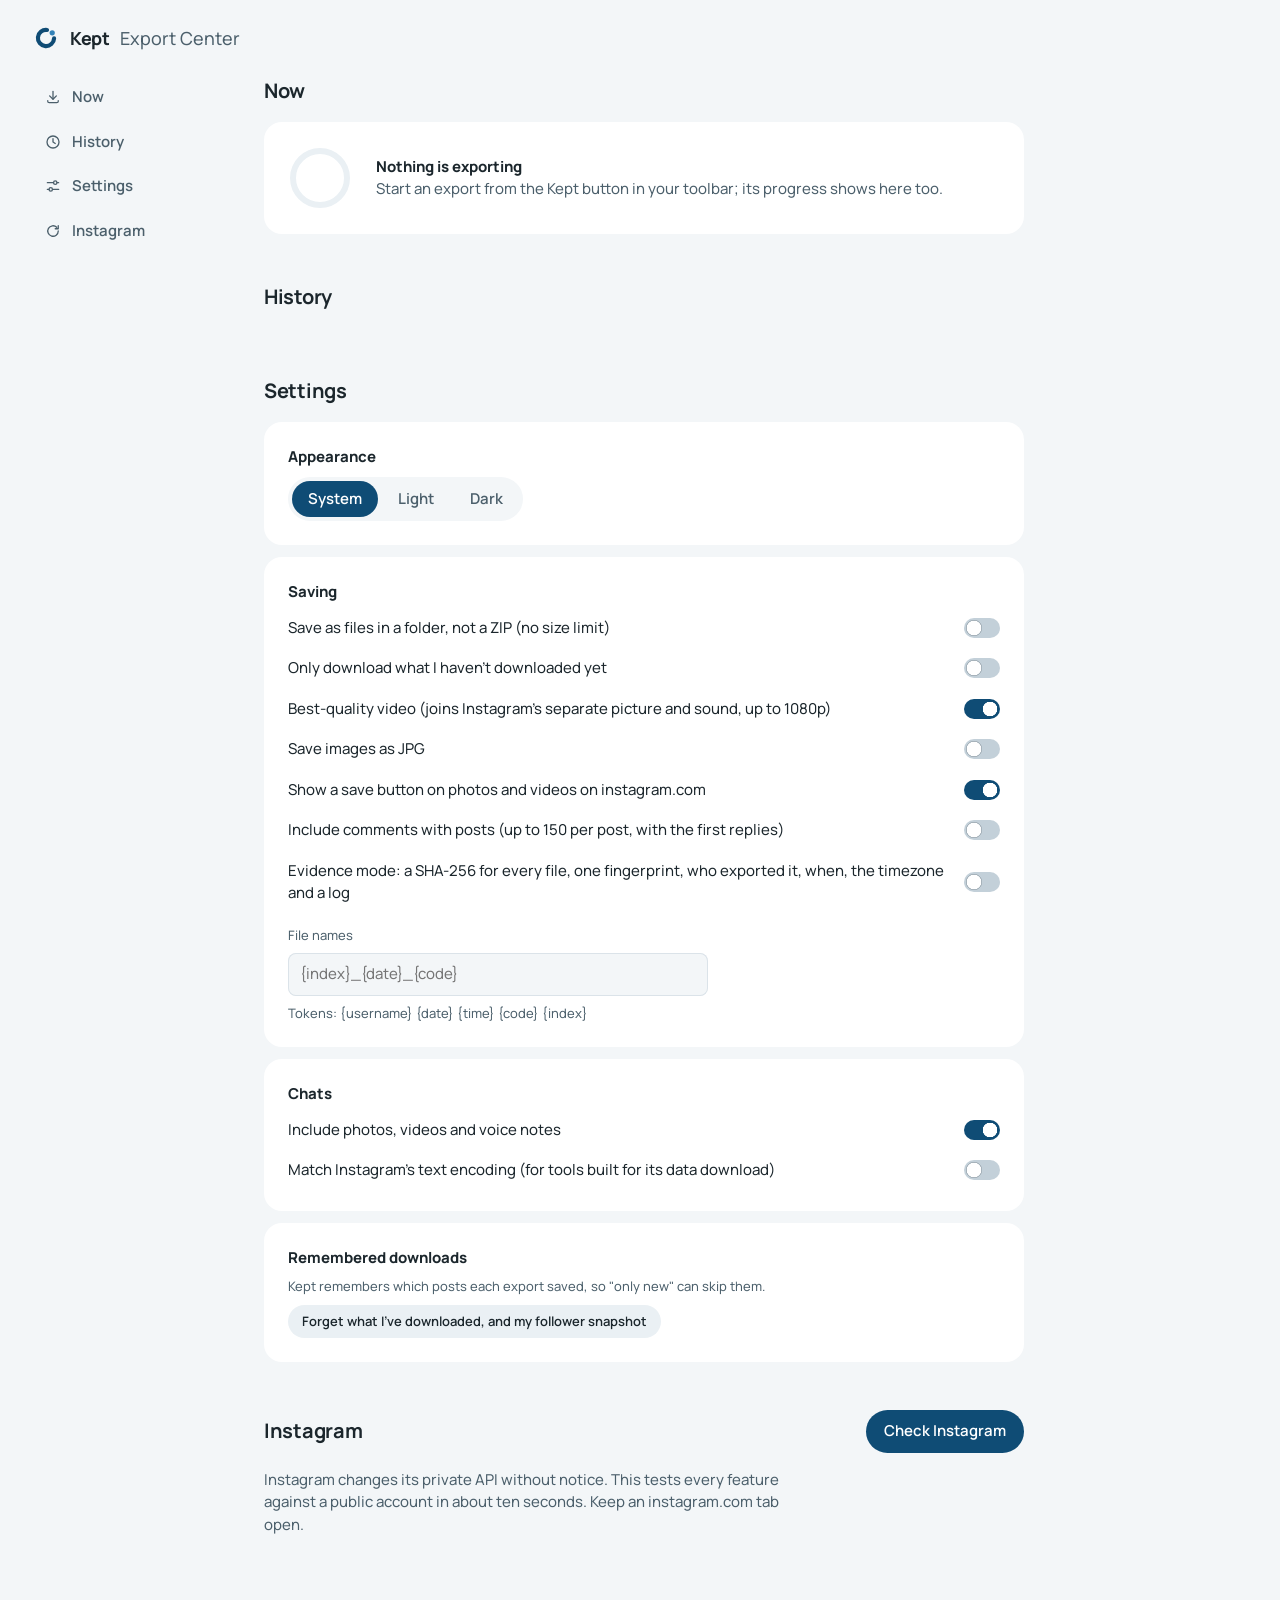
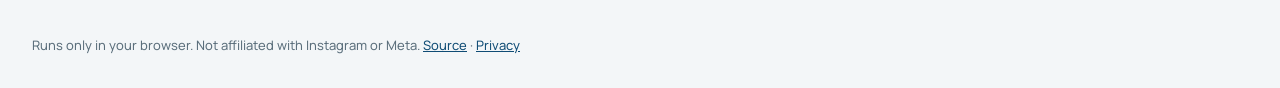
<file: center.html>
<!DOCTYPE html>
<html lang="en">
<head>
  <meta charset="UTF-8" />
  <meta name="viewport" content="width=device-width, initial-scale=1" />
  <title>Export Center · Kept</title>
  <link rel="icon" href="icons/icon32.png" />
  <link rel="stylesheet" href="styles/tokens.css" />
  <link rel="stylesheet" href="styles/center.css" />
</head>
<body>
  <header class="top">
    <svg class="logo" viewBox="0 0 256 256" aria-hidden="true"><use href="icons/ui.svg#mark" /></svg>
    <span class="brand">Kept</span>
    <span class="page-name" data-i18n="centerPage">Export Center</span>
    <span class="version" id="version"></span>
  </header>

  <div class="layout">
    <nav class="side" aria-label="Sections" data-i18n-aria="sections">
      <a href="#now"><svg class="icon" aria-hidden="true"><use href="icons/ui.svg#download" /></svg><span data-i18n="navNow" data-i18n="navNow">Now</span></a>
      <a href="#history"><svg class="icon" aria-hidden="true"><use href="icons/ui.svg#clock" /></svg><span data-i18n="navHistory" data-i18n="navHistory">History</span></a>
      <a href="#settings"><svg class="icon" aria-hidden="true"><use href="icons/ui.svg#sliders" /></svg><span data-i18n="navSettings" data-i18n="navSettings">Settings</span></a>
      <a href="#instagram"><svg class="icon" aria-hidden="true"><use href="icons/ui.svg#refresh" /></svg><span data-i18n="navInstagram" data-i18n="navInstagram">Instagram</span></a>
    </nav>

    <main>
      <section id="now" aria-labelledby="nowTitle">
        <h1 id="nowTitle" data-i18n="navNow">Now</h1>
        <div class="card now" aria-live="polite">
          <div class="ring" id="nowRing" aria-hidden="true">
            <svg viewBox="0 0 64 64"><circle class="ring-track" cx="32" cy="32" r="27" /><circle class="ring-fill" cx="32" cy="32" r="27" pathLength="100" /></svg>
          </div>
          <div>
            <p class="now-label" id="nowLabel" data-i18n="nothingExporting">Nothing is exporting</p>
            <p class="now-sub" id="nowSub" data-i18n="nothingExportingSub">Start an export from the Kept button in your toolbar; its progress shows here too.</p>
          </div>
        </div>
      </section>

      <section id="history" aria-labelledby="historyTitle">
        <div class="section-head">
          <h1 id="historyTitle" data-i18n="navHistory">History</h1>
          <button id="clearHistory" class="btn-ghost" hidden data-i18n="clearHistory">Clear history</button>
        </div>
        <ul class="history" id="historyList"></ul>
        <div class="empty" id="historyEmpty" hidden>
          <svg class="icon" aria-hidden="true"><use href="icons/ui.svg#folder" /></svg>
          <p><b data-i18n="noExports">No exports yet.</b> <span data-i18n="noExportsText">Everything you save with Kept is listed here, with a shortcut to its folder.</span></p>
        </div>
      </section>

      <section id="settings" aria-labelledby="settingsTitle">
        <h1 id="settingsTitle" data-i18n="navSettings">Settings</h1>
        <div class="settings">
          <div class="card setting">
            <p class="setting-name" id="themeLabel" data-i18n="appearance">Appearance</p>
            <div class="segmented" role="radiogroup" aria-labelledby="themeLabel">
              <label><input type="radio" name="theme" value="system" checked /> <span data-i18n="themeSystem">System</span></label>
              <label><input type="radio" name="theme" value="light" /> <span data-i18n="themeLight">Light</span></label>
              <label><input type="radio" name="theme" value="dark" /> <span data-i18n="themeDark">Dark</span></label>
            </div>
          </div>
          <div class="card setting">
            <p class="setting-name" data-i18n="saving">Saving</p>
            <label class="check"><input type="checkbox" id="sFolder" /> <span data-i18n="optFolder">Save as files in a folder, not a ZIP (no size limit)</span></label>
            <label class="check"><input type="checkbox" id="sOnlyNew" /> <span data-i18n="setOnlyNew">Only download what I haven't downloaded yet</span></label>
            <label class="check"><input type="checkbox" id="sBestVideo" checked /> <span data-i18n="setBestVideo">Best-quality video (joins Instagram's separate picture and sound, up to 1080p)</span></label>
            <label class="check"><input type="checkbox" id="sJpg" /> <span data-i18n="optJpg">Save images as JPG</span></label>
            <label class="check"><input type="checkbox" id="sInpage" checked /> <span data-i18n="setInpage">Show a save button on photos and videos on instagram.com</span></label>
            <label class="check"><input type="checkbox" id="sComments" /> <span data-i18n="setComments">Include comments with posts (up to 150 per post, with the first replies)</span></label>
            <label class="check"><input type="checkbox" id="sEvidence" /> <span data-i18n="setEvidence">Evidence mode: a SHA-256 for every file, one fingerprint, who exported it, when, the timezone and a log</span></label>
            <label class="field-label" for="sPattern" data-i18n="fileNames">File names</label>
            <input type="text" id="sPattern" placeholder="{index}_{date}_{code}" spellcheck="false" autocomplete="off" />
            <p class="hint" data-i18n="tokens">Tokens: {username} {date} {time} {code} {index}</p>
            <p class="preview" id="patternPreview" aria-live="polite"></p>
          </div>
          <div class="card setting">
            <p class="setting-name" data-i18n="chats">Chats</p>
            <label class="check"><input type="checkbox" id="sMedia" checked /> <span data-i18n="optMedia">Include photos, videos and voice notes</span></label>
            <label class="check"><input type="checkbox" id="sEncoding" /> <span data-i18n="setEncoding">Match Instagram's text encoding (for tools built for its data download)</span></label>
          </div>
          <div class="card setting">
            <p class="setting-name" data-i18n="remembered">Remembered downloads</p>
            <p class="hint" id="seenInfo" data-i18n="seenInfo">Kept remembers which posts each export saved, so "only new" can skip them.</p>
            <button id="forgetSeen" class="btn-ghost" data-i18n="forgetSeen">Forget what I've downloaded, and my follower snapshot</button>
          </div>
        </div>
      </section>

      <section id="instagram" aria-labelledby="igTitle">
        <div class="section-head">
          <h1 id="igTitle" data-i18n="navInstagram">Instagram</h1>
          <button id="runCheck" class="btn-primary" data-i18n="checkInstagram">Check Instagram</button>
        </div>
        <p class="lead" data-i18n="checkLead">Instagram changes its private API without notice. This tests every feature against a public account in about ten seconds. Keep an instagram.com tab open.</p>
        <ul class="checks" id="checkList"></ul>
        <p class="hint" id="checkSummary"></p>
      </section>
    </main>
  </div>

  <footer class="foot"><span data-i18n="footerNote">Runs only in your browser. Not affiliated with Instagram or Meta.</span> <a href="https://github.com/shakibbinkabir/kept" target="_blank" rel="noopener" data-i18n="source">Source</a> · <a href="https://github.com/shakibbinkabir/kept/blob/main/PRIVACY.md" target="_blank" rel="noopener" data-i18n="privacy">Privacy</a></footer>

  <div class="toast" id="toast" role="status"></div>
  <script src="src/i18n.js"></script>
  <script type="module" src="center.js"></script>
</body>
</html>
</file>
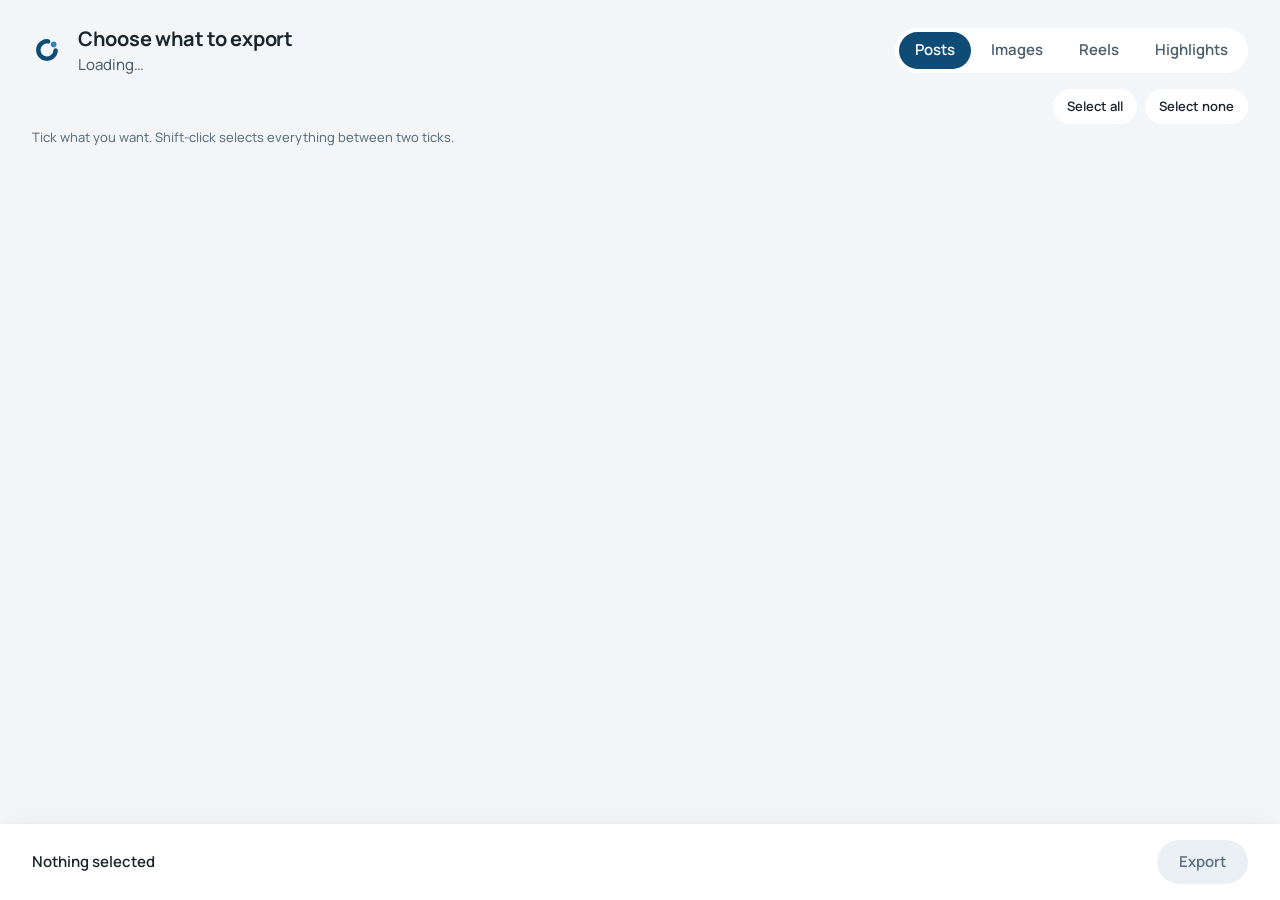
<file: pick.html>
<!DOCTYPE html>
<html lang="en">
<head>
  <meta charset="UTF-8" />
  <meta name="viewport" content="width=device-width, initial-scale=1" />
  <title>Choose what to export · Kept</title>
  <link rel="icon" href="icons/icon32.png" />
  <link rel="stylesheet" href="styles/tokens.css" />
  <link rel="stylesheet" href="styles/pick.css" />
</head>
<body>
  <header class="top">
    <svg class="logo" viewBox="0 0 256 256" aria-hidden="true"><use href="icons/ui.svg#mark" /></svg>
    <div class="who">
      <h1 id="title" data-i18n="chooseTitle">Choose what to export</h1>
      <p id="sub" data-i18n="loading">Loading…</p>
    </div>
    <div class="segmented" role="radiogroup" aria-label="What to list" data-i18n-aria="whatToList">
      <label><input type="radio" name="mode" value="posts" checked /> <span data-i18n="listPosts">Posts</span></label>
      <label><input type="radio" name="mode" value="images" /> <span data-i18n="listImages">Images</span></label>
      <label><input type="radio" name="mode" value="reels" /> <span data-i18n="listReels">Reels</span></label>
      <label><input type="radio" name="mode" value="highlights" /> <span data-i18n="listHighlights">Highlights</span></label>
    </div>
  </header>

  <div class="tools">
    <p class="status" id="status" aria-live="polite"></p>
    <button id="stopBtn" class="btn-ghost" hidden data-i18n="stopLoading">Stop loading</button>
    <button id="allBtn" class="btn-ghost" data-i18n="selectAll">Select all</button>
    <button id="noneBtn" class="btn-ghost" data-i18n="selectNone">Select none</button>
  </div>

  <main>
    <p class="tip" data-i18n="pickTip">Tick what you want. Shift-click selects everything between two ticks.</p>
    <ul class="grid" id="grid" aria-label="Posts"></ul>
    <ul class="list" id="list" aria-label="Highlights" hidden></ul>
    <div class="empty" id="empty" hidden></div>
  </main>

  <footer class="bar">
    <p id="barText" data-i18n="nothingSelected">Nothing selected</p>
    <div class="bar-actions">
      <button id="showBtn" class="btn-ghost" hidden><svg class="icon" aria-hidden="true"><use href="icons/ui.svg#folder" /></svg><span data-i18n="showInFolder">Show in folder</span></button>
      <button id="exportBtn" class="btn-primary" disabled data-i18n="export">Export</button>
    </div>
  </footer>

  <script src="src/i18n.js"></script>
  <script src="pick.js"></script>
</body>
</html>
</file>
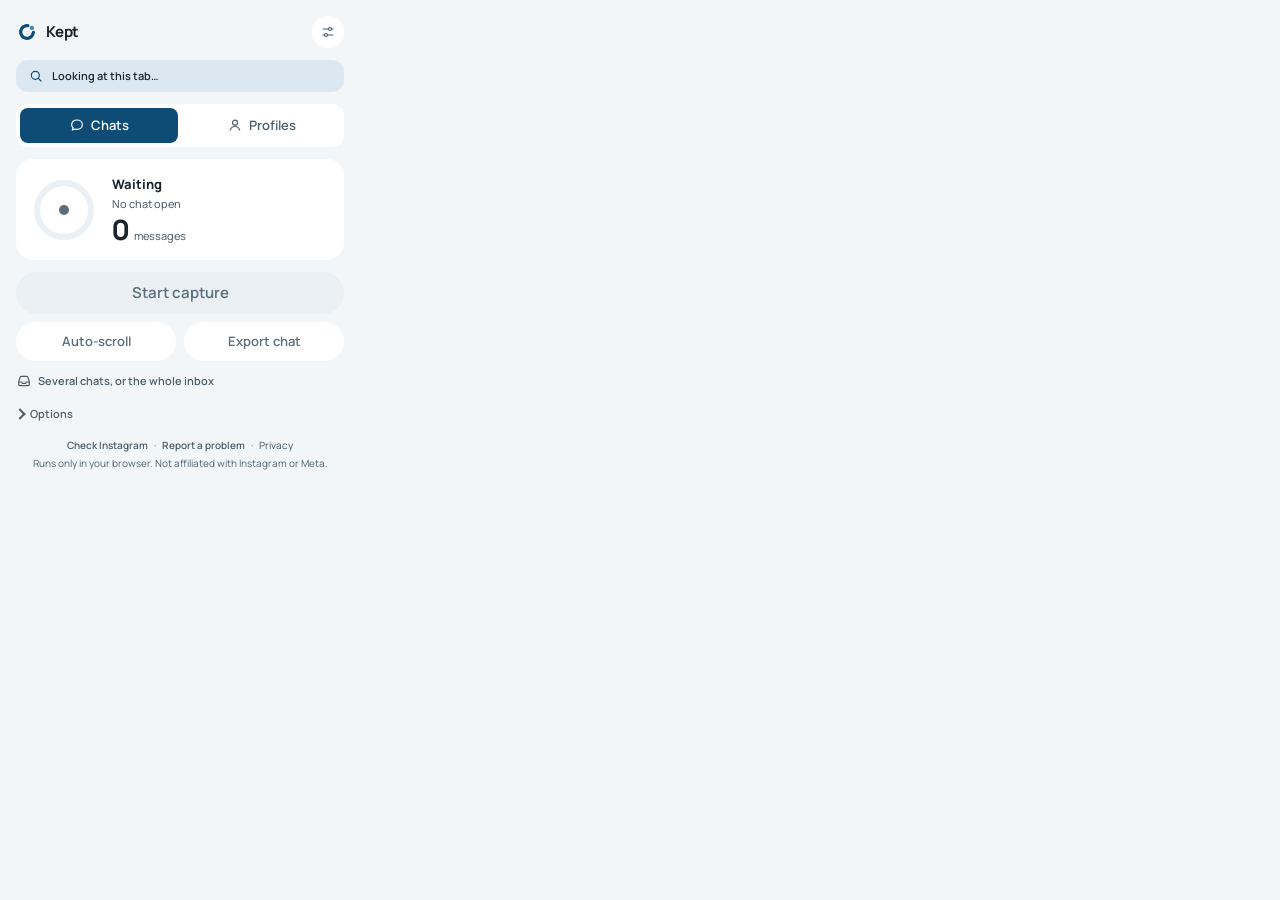
<file: popup.html>
<!DOCTYPE html>
<html lang="en">
<head>
  <meta charset="UTF-8" />
  <title>Kept</title>
  <link rel="stylesheet" href="styles/tokens.css" />
  <link rel="stylesheet" href="styles/popup.css" />
</head>
<body>
  <header class="header">
    <svg class="logo" viewBox="0 0 256 256" aria-hidden="true"><use href="icons/ui.svg#mark" /></svg>
    <h1 class="title">Kept</h1>
    <span class="version"></span>
    <button id="centerBtn" class="icon-btn" title="Open the Export Center: history, settings and Instagram status" data-i18n-title="centerTitle" aria-label="Open the Export Center" data-i18n-aria="centerPage">
      <svg class="icon" aria-hidden="true"><use href="icons/ui.svg#sliders" /></svg>
    </button>
  </header>

  <div class="access" id="accessCard" hidden>
    <p data-i18n="accessText">Kept needs your permission to read instagram.com and Instagram's photo and video servers.</p>
    <button id="accessBtn" class="btn-primary btn-wide" data-i18n="accessBtn">Allow access to Instagram</button>
  </div>

  <p class="context" id="context" aria-live="polite">
    <svg class="icon" aria-hidden="true"><use id="contextIcon" href="icons/ui.svg#search" /></svg>
    <span id="contextText" data-i18n="contextLooking">Looking at this tab…</span>
  </p>

  <main>
  <div class="tabs" role="tablist" aria-label="What to export" data-i18n-aria="tabsLabel" data-active="chat">
    <button class="tab active" id="tabChat" data-panel="chatPanel" role="tab" aria-selected="true" aria-controls="chatPanel">
      <svg class="icon" aria-hidden="true"><use href="icons/ui.svg#chat" /></svg><span data-i18n="tabChats">Chats</span>
    </button>
    <button class="tab" id="tabProfile" data-panel="profilePanel" role="tab" aria-selected="false" aria-controls="profilePanel">
      <svg class="icon" aria-hidden="true"><use href="icons/ui.svg#profile" /></svg><span data-i18n="tabProfiles">Profiles</span>
    </button>
  </div>

  <!-- ===== Chats ===== -->
  <section class="panel" id="chatPanel" role="tabpanel" aria-labelledby="tabChat">
    <div id="chatSingle">
      <div class="card status-card" aria-live="polite">
        <div class="ring" id="progress" aria-hidden="true">
          <svg viewBox="0 0 64 64"><circle class="ring-track" cx="32" cy="32" r="27" /><circle class="ring-fill" cx="32" cy="32" r="27" pathLength="100" /></svg>
          <span class="status-dot" id="statusDot" data-state="idle"></span>
        </div>
        <div class="status-text">
          <span class="status-label" id="statusText">Waiting<span class="sub" id="statusSub"></span></span>
          <span class="thread-name" id="threadName" data-i18n="threadNone">No chat open</span>
          <span class="count-row"><span class="count" id="msgCount">0</span> <span class="count-label" data-i18n="messages">messages</span></span>
          <span class="reached" id="reached"></span>
        </div>
      </div>

      <button id="captureBtn" class="btn-primary btn-wide btn-main" disabled>
        <span id="captureLabel" data-i18n="startCapture">Start capture</span>
      </button>
      <div class="actions">
        <button id="autoScrollBtn" class="btn-secondary" disabled title="Scroll the chat back to its first message" data-i18n-title="autoScrollTitle">
          <span id="autoScrollLabel" data-i18n="autoScroll">Auto-scroll</span>
        </button>
        <button id="exportBtn" class="btn-secondary" disabled data-i18n="exportChat">Export chat</button>
      </div>
      <button id="pickerOpen" class="link-btn picker-open">
        <svg class="icon" aria-hidden="true"><use href="icons/ui.svg#inbox" /></svg><span data-i18n="severalChats">Several chats, or the whole inbox</span>
      </button>
    </div>

    <!-- Several chats: pick from the inbox and message requests -->
    <div id="chatPicker" hidden>
      <div class="picker-head">
        <button id="pickerBack" class="link-btn" data-i18n="oneChat">← One chat</button>
        <span id="pickerCount" class="picker-count">0 selected</span>
      </div>
      <div class="picker-folders">
        <label class="check tick"><input type="checkbox" id="fInbox" checked /> <span data-i18n="inbox">Inbox</span></label>
        <label class="check tick"><input type="checkbox" id="fPending" /> <span data-i18n="requests">Message requests</span></label>
        <label class="check tick"><input type="checkbox" id="selectAll" /> <span data-i18n="selectAll">Select all</span></label>
      </div>
      <ul id="chatList" class="chat-list" aria-label="Chats"></ul>
      <button id="loadMore" class="btn-ghost btn-wide" data-i18n="loadMore">Load more</button>
      <label class="check every"><input type="checkbox" id="everyChat" /> <span data-i18n="everyChat">Every chat in these folders, not just the ones listed</span></label>
      <button id="exportChatsBtn" class="btn-primary btn-wide btn-main" disabled>Export 0 chats</button>
    </div>

    <details class="more">
      <summary data-i18n="options">Options</summary>
      <div class="more-body">
        <label class="check"><input type="checkbox" id="optMedia" checked /> <span data-i18n="optMedia">Include photos, videos and voice notes</span></label>
        <label class="check" title="For tools built for Instagram's own data download, which stores emoji and accents as garbled bytes"><input type="checkbox" id="optEncoding" /> <span data-i18n="optEncoding">Match Instagram's text encoding</span></label>
        <label class="check" title="Files go straight into Downloads/Instagram/chats/, with no 4 GB limit"><input type="checkbox" id="optChatFolder" /> <span data-i18n="optChatFolder">Save as a folder, not a ZIP (for big exports)</span></label>
        <label class="check" title="Adds a SHA-256 for every file, one fingerprint for the export, the people in the chat with their usernames, who exported it, when, the timezone and a log"><input type="checkbox" id="optChatEvidence" /> <span data-i18n="optChatEvidence">Evidence mode: fingerprints, usernames and an export log</span></label>
        <div class="field-row">
          <div><label class="field-label" for="chatFrom" data-i18n="fromOptional">From (optional)</label><input type="date" id="chatFrom" /></div>
          <div><label class="field-label" for="chatTo" data-i18n="toOptional">To (optional)</label><input type="date" id="chatTo" /></div>
        </div>
      </div>
    </details>
  </section>

  <!-- ===== Profiles ===== -->
  <section class="panel" id="profilePanel" role="tabpanel" aria-labelledby="tabProfile" hidden>
    <div class="field username-wrap" id="usernameField">
      <label class="field-label" for="usernameInput" data-i18n="account">Account</label>
      <span class="at">@</span>
      <input type="text" id="usernameInput" placeholder="username" autocomplete="off" spellcheck="false" />
    </div>

    <div class="field">
      <label class="field-label" for="modeSelect" data-i18n="whatToExport">What to export</label>
      <select id="modeSelect">
        <option value="posts" data-i18n="modePosts">All posts (images + videos)</option>
        <option value="images" data-i18n="modeImages">All images only</option>
        <option value="reels" data-i18n="modeReels">All reels only</option>
        <option value="tagged" data-i18n="modeTagged">Posts they're tagged in</option>
        <option value="stories" data-i18n="modeStories">Current stories</option>
        <option value="highlights" data-i18n="modeHighlights">Story highlights</option>
        <option value="profilePic" data-i18n="modeProfilePic">Profile picture</option>
        <option value="post" data-i18n="modePost">This post / reel</option>
        <option value="saved" data-i18n="modeSaved">My saved posts and collections</option>
        <option value="archive" data-i18n="modeArchive">My archived stories</option>
        <option value="myaudience" data-i18n="modeMyAudience">My followers and following (CSV)</option>
        <option value="audience" data-i18n="modeAudience">Their followers and following (up to 1,000)</option>
      </select>
    </div>

    <div class="field" id="collectionField" hidden>
      <label class="field-label" for="collectionSelect" data-i18n="whichSaved">Which saved posts</label>
      <select id="collectionSelect">
        <option value="all" data-i18n="savedAll">All saved posts</option>
        <option value="every" data-i18n="savedEvery">Every collection, each in its own folder</option>
      </select>
    </div>

    <button id="profileExportBtn" class="btn-primary btn-wide btn-main" data-i18n="export">Export</button>
    <div class="profile-hint" id="profileHint"></div>
    <button id="pickBtn" class="link-btn picker-open">
      <svg class="icon" aria-hidden="true"><use href="icons/ui.svg#grid" /></svg><span data-i18n="chooseWhich">Choose which ones to export…</span>
    </button>

    <div class="card status-card" id="profileStatus" hidden aria-live="polite">
      <div class="ring" id="pProgress" aria-hidden="true">
        <svg viewBox="0 0 64 64"><circle class="ring-track" cx="32" cy="32" r="27" /><circle class="ring-fill" cx="32" cy="32" r="27" pathLength="100" /></svg>
        <span class="status-dot" id="pStatusDot" data-state="idle"></span>
      </div>
      <div class="status-text">
        <span class="status-label" id="pStatusText">Ready<span class="sub" id="pStatusSub"></span></span>
        <span class="count-row"><span class="count" id="pCount">0</span> <span class="count-label" id="pCountLabel">progress</span></span>
      </div>
    </div>

    <details class="more">
      <summary data-i18n="options">Options</summary>
      <div class="more-body">
        <div class="field" id="filterField">
          <label class="field-label" for="filterSelect" data-i18n="range">Range</label>
          <select id="filterSelect">
            <option value="all" data-i18n="rangeAll">Everything</option>
            <option value="recent" data-i18n="rangeRecent">Most recent…</option>
            <option value="oldest" data-i18n="rangeOldest">Oldest…</option>
            <option value="range" data-i18n="rangeDates">Date range</option>
          </select>
        </div>
        <div class="field" id="countField" hidden>
          <label class="field-label" id="countFieldLabel" for="countInput" data-i18n="howMany">How many</label>
          <input type="number" id="countInput" min="1" step="1" value="12" />
        </div>
        <div class="field-row" id="dateField" hidden>
          <div><label class="field-label" for="fromInput" data-i18n="from">From</label><input type="date" id="fromInput" /></div>
          <div><label class="field-label" for="toInput" data-i18n="to">To</label><input type="date" id="toInput" /></div>
        </div>
        <div class="save-opts" id="saveOpts">
          <label class="check" title="Files go straight into Downloads/Instagram/&lt;account&gt;/&lt;type&gt;/, with no 4 GB limit"><input type="checkbox" id="optFolder" /> <span data-i18n="optFolder">Save as files in a folder, not a ZIP (no size limit)</span></label>
          <label class="check"><input type="checkbox" id="optOnlyNew" /> <span data-i18n="optOnlyNew">Only what I haven't downloaded yet (also resumes a stopped export)</span></label>
          <label class="check" title="Instagram keeps its sharpest video as separate picture and sound; Kept joins them"><input type="checkbox" id="optBestVideo" checked /> <span data-i18n="optBestVideo">Best-quality video (up to 1080p)</span></label>
          <label class="check"><input type="checkbox" id="optJpg" /> <span data-i18n="optJpg">Save images as JPG</span></label>
          <label class="check"><input type="checkbox" id="optComments" /> <span data-i18n="optComments">Include comments (up to 150 per post)</span></label>
          <label class="check" title="Adds a SHA-256 for every file, one fingerprint for the export, who exported it, when, the timezone and a log"><input type="checkbox" id="optEvidence" /> <span data-i18n="optEvidence">Evidence mode: fingerprints and an export log</span></label>
          <div class="field">
            <label class="field-label" for="optPattern" data-i18n="fileNames">File names</label>
            <input type="text" id="optPattern" placeholder="{index}_{date}_{code}" spellcheck="false" autocomplete="off" />
            <div class="field-hint">{username} {date} {time} {code} {index}</div>
            <div class="field-hint preview" id="patternPreview" aria-live="polite"></div>
          </div>
        </div>
      </div>
    </details>
  </section>
  </main>

  <!-- ===== Done ===== -->
  <div id="doneCard" class="done-card" hidden role="status">
    <div class="done-head">
      <span class="done-icon"><svg class="icon" aria-hidden="true"><use href="icons/ui.svg#check" /></svg></span>
      <span class="done-title" id="doneTitle" data-i18n="saved">Saved</span>
    </div>
    <p class="done-body" id="doneBody"></p>
    <div class="card-actions">
      <button id="showFileBtn" class="btn-ghost" hidden><svg class="icon" aria-hidden="true"><use href="icons/ui.svg#folder" /></svg><span data-i18n="showInFolder">Show in folder</span></button>
      <button id="openChatBtn" class="btn-ghost" hidden><svg class="icon" aria-hidden="true"><use href="icons/ui.svg#chat" /></svg><span data-i18n="openChat">Open chat</span></button>
      <button id="doneCloseBtn" class="btn-ghost" data-i18n="done">Done</button>
    </div>
  </div>

  <!-- ===== Error ===== -->
  <div id="errorCard" class="error-card" hidden role="alert">
    <div class="error-header">
      <span class="error-icon"><svg class="icon" aria-hidden="true"><use href="icons/ui.svg#alert" /></svg></span>
      <span class="error-title" id="errorTitle" data-i18n="somethingWrong">Something went wrong</span>
    </div>
    <div class="error-body" id="errorBody"></div>
    <div class="error-hint" id="errorHint"></div>
    <div class="card-actions">
      <button id="retryBtn" class="btn-ghost" data-i18n="retry">Retry</button>
      <button id="copyErrBtn" class="btn-ghost" data-i18n="copyDetails">Copy details</button>
      <button id="errReportBtn" class="btn-ghost" title="Opens a GitHub issue you can review before posting" data-i18n-title="reportTitle" data-i18n="report">Report</button>
    </div>
  </div>

  <!-- ===== "Check Instagram" results ===== -->
  <div id="checkCard" class="card check-card" hidden>
    <div class="check-head">
      <span class="status-label" data-i18n="igCheck">Instagram check</span>
      <span class="sub" id="checkSummary"></span>
    </div>
    <ul class="check-list" id="checkList"></ul>
    <div class="card-actions">
      <button id="checkReportBtn" class="btn-ghost" title="Opens a GitHub issue you can review before posting" data-i18n-title="reportTitle" data-i18n="reportProblem">Report a problem</button>
      <button id="checkCloseBtn" class="btn-ghost" data-i18n="close">Close</button>
    </div>
  </div>

  <footer class="footer">
    <div class="footer-links">
      <button id="checkBtn" class="link-btn" title="Test every feature against Instagram right now" data-i18n-title="checkTitle" data-i18n="checkInstagram">Check Instagram</button>
      <span aria-hidden="true">·</span>
      <button id="reportBtn" class="link-btn" title="Opens a GitHub issue you can review before posting" data-i18n-title="reportTitle" data-i18n="reportProblem">Report a problem</button>
      <span aria-hidden="true">·</span>
      <a href="https://github.com/shakibbinkabir/kept/blob/main/PRIVACY.md" target="_blank" rel="noopener" data-i18n="privacy">Privacy</a>
    </div>
    <div class="footer-note" data-i18n="footerNote">Runs only in your browser. Not affiliated with Instagram or Meta.</div>
  </footer>

  <!-- ===== First run ===== -->
  <div id="welcome" class="welcome" hidden role="dialog" aria-modal="true" aria-labelledby="welcomeTitle">
    <svg class="welcome-mark" viewBox="0 0 256 256" aria-hidden="true">
      <path d="M201.9 131.4A74 74 0 1 1 137.5 54.6" fill="none" stroke="currentColor" stroke-width="38" stroke-linecap="round" />
      <circle class="welcome-gem" cx="184.7" cy="80.4" r="24" />
    </svg>
    <h1 id="welcomeTitle" data-i18n="welcomeTitle">Welcome to Kept</h1>
    <ul class="welcome-list">
      <li><svg class="icon" aria-hidden="true"><use href="icons/ui.svg#chat" /></svg><span data-i18n="welcome1">Save chats with their photos and voice notes, and read them offline.</span></li>
      <li><svg class="icon" aria-hidden="true"><use href="icons/ui.svg#grid" /></svg><span data-i18n="welcome2">Save posts, reels, stories and highlights from any account you can see.</span></li>
      <li><svg class="icon" aria-hidden="true"><use href="icons/ui.svg#lock" /></svg><span data-i18n="welcome3">Everything stays on your computer. No account, no password, no servers.</span></li>
    </ul>
    <p class="welcome-note" data-i18n="welcomeNote">Kept was called IG Exporter until 4.0. Your settings carried over.</p>
    <button id="welcomeBtn" class="btn-primary btn-wide btn-main" data-i18n="getStarted">Get started</button>
  </div>

  <div class="toast" id="toast" role="status"></div>

  <script src="src/i18n.js"></script>
  <script src="popup.js"></script>
  <script type="module" src="src/dates.js"></script>
</body>
</html>
</file>
<file: styles/tokens.css>
/* Kept design tokens: colour, type, spacing, corners, shadows and motion.
   Light and dark follow the system; data-theme="light" | "dark" on <html> forces one.
   Brand palette "Ink & sky": #1B262C ink, #0F4C75 deep, #3282B8 sky, #BBE1FA ice. */

@font-face {
  font-family: "Manrope";
  src: url("../fonts/manrope-latin.woff2") format("woff2");
  font-weight: 200 800;
  font-display: swap;
  unicode-range: U+0000-00FF, U+0131, U+0152-0153, U+02BB-02BC, U+02C6, U+02DA, U+02DC, U+0304, U+0308, U+0329, U+2000-206F, U+20AC, U+2122, U+2191, U+2193, U+2212, U+2215, U+FEFF, U+FFFD;
}
@font-face {
  font-family: "Manrope";
  src: url("../fonts/manrope-latin-ext.woff2") format("woff2");
  font-weight: 200 800;
  font-display: swap;
  unicode-range: U+0100-02BA, U+02BD-02C5, U+02C7-02CC, U+02CE-02D7, U+02DD-02FF, U+1D00-1DBF, U+1E00-1E9F, U+1EF2-1EFF, U+2020, U+20A0-20AB, U+20AD-20C0, U+2113, U+2C60-2C7F, U+A720-A7FF;
}

:root {
  /* Brand */
  --ink: #1b262c;
  --deep: #0f4c75;
  --sky: #3282b8;
  --ice: #bbe1fa;

  /* Type: one family; other scripts fall back to the system font */
  --font: "Manrope", system-ui, -apple-system, "Segoe UI", Roboto, sans-serif;
  --font-mono: ui-monospace, "SF Mono", "Cascadia Code", Consolas, monospace;
  --text-xs: 10px;
  --text-sm: 11px;
  --text-md: 13px;
  --text-lg: 15px;
  --text-xl: 20px;
  --text-2xl: 28px;
  --weight-regular: 450;
  --weight-medium: 600;
  --weight-bold: 750;
  --tracking-tight: -0.015em;

  /* Spacing: a 4 px grid */
  --space-1: 4px;
  --space-2: 8px;
  --space-3: 12px;
  --space-4: 16px;
  --space-5: 24px;
  --space-6: 32px;
  --space-7: 48px;

  /* Corners: round, like the mark */
  --radius-sm: 8px;
  --radius: 12px;
  --radius-lg: 18px;
  --radius-full: 999px;

  /* Motion */
  --ease: cubic-bezier(0.2, 0, 0, 1);
  --ease-out: cubic-bezier(0.16, 1, 0.3, 1);
  --ease-spring: cubic-bezier(0.34, 1.56, 0.64, 1);
  --dur-fast: 120ms;
  --dur: 200ms;
  --dur-slow: 360ms;

  /* Light theme */
  color-scheme: light;
  --bg: #f3f6f8;
  --surface: #ffffff;
  --surface-2: #eaf0f4;
  --border: #dbe3e9;
  --border-strong: #c3d0d9;
  --text: #1b262c;
  --text-dim: #4b5f6b;
  --text-faint: #5a6e7b;
  --accent: #0f4c75;
  --accent-hover: #0b3c5d;
  --accent-soft: rgba(50, 130, 184, 0.12);
  --on-accent: #ffffff;
  --focus: #3282b8;
  --danger: #b8334a;
  --danger-soft: rgba(184, 51, 74, 0.08);
  --success: #1d7f55;
  --warning: #96600a;
  --shadow-1: 0 1px 2px rgba(27, 38, 44, 0.06), 0 1px 1px rgba(27, 38, 44, 0.04);
  --shadow-2: 0 10px 30px rgba(27, 38, 44, 0.1), 0 2px 6px rgba(27, 38, 44, 0.06);
  --knob: #ffffff;
  --tick: url("data:image/svg+xml,%3Csvg xmlns='http://www.w3.org/2000/svg' viewBox='0 0 16 16'%3E%3Cpath d='M3.5 8.5l3 3 6-7' fill='none' stroke='%23ffffff' stroke-width='2.2' stroke-linecap='round' stroke-linejoin='round'/%3E%3C/svg%3E");
  --chevron: url("data:image/svg+xml,%3Csvg xmlns='http://www.w3.org/2000/svg' viewBox='0 0 16 16'%3E%3Cpath d='M4 6l4 4 4-4' fill='none' stroke='%235a6e7b' stroke-width='1.8' stroke-linecap='round' stroke-linejoin='round'/%3E%3C/svg%3E");
}

@media (prefers-color-scheme: dark) {
  :root:not([data-theme="light"]) {
    color-scheme: dark;
    --bg: #10181d;
    --surface: #1b262c;
    --surface-2: #223139;
    --border: #2a3943;
    --border-strong: #3a4d59;
    --text: #e6f1f7;
    --text-dim: #a1b5c1;
    --text-faint: #8299aa;
    --accent: #bbe1fa;
    --accent-hover: #d4edfd;
    --accent-soft: rgba(187, 225, 250, 0.1);
    --on-accent: #1b262c;
    --focus: #3282b8;
    --danger: #ff8a99;
    --danger-soft: rgba(255, 138, 153, 0.1);
    --success: #5fd3a5;
    --warning: #f0c35a;
    --shadow-1: 0 1px 2px rgba(0, 0, 0, 0.3);
    --shadow-2: 0 12px 32px rgba(0, 0, 0, 0.4), 0 2px 6px rgba(0, 0, 0, 0.3);
    --knob: #e6f1f7;
    --tick: url("data:image/svg+xml,%3Csvg xmlns='http://www.w3.org/2000/svg' viewBox='0 0 16 16'%3E%3Cpath d='M3.5 8.5l3 3 6-7' fill='none' stroke='%231b262c' stroke-width='2.2' stroke-linecap='round' stroke-linejoin='round'/%3E%3C/svg%3E");
    --chevron: url("data:image/svg+xml,%3Csvg xmlns='http://www.w3.org/2000/svg' viewBox='0 0 16 16'%3E%3Cpath d='M4 6l4 4 4-4' fill='none' stroke='%238299aa' stroke-width='1.8' stroke-linecap='round' stroke-linejoin='round'/%3E%3C/svg%3E");
  }
}
:root[data-theme="dark"] {
  color-scheme: dark;
  --bg: #10181d;
  --surface: #1b262c;
  --surface-2: #223139;
  --border: #2a3943;
  --border-strong: #3a4d59;
  --text: #e6f1f7;
  --text-dim: #a1b5c1;
  --text-faint: #8299aa;
  --accent: #bbe1fa;
  --accent-hover: #d4edfd;
  --accent-soft: rgba(187, 225, 250, 0.1);
  --on-accent: #1b262c;
  --focus: #3282b8;
  --danger: #ff8a99;
  --danger-soft: rgba(255, 138, 153, 0.1);
  --success: #5fd3a5;
  --warning: #f0c35a;
  --shadow-1: 0 1px 2px rgba(0, 0, 0, 0.3);
  --shadow-2: 0 12px 32px rgba(0, 0, 0, 0.4), 0 2px 6px rgba(0, 0, 0, 0.3);
  --knob: #e6f1f7;
  --tick: url("data:image/svg+xml,%3Csvg xmlns='http://www.w3.org/2000/svg' viewBox='0 0 16 16'%3E%3Cpath d='M3.5 8.5l3 3 6-7' fill='none' stroke='%231b262c' stroke-width='2.2' stroke-linecap='round' stroke-linejoin='round'/%3E%3C/svg%3E");
  --chevron: url("data:image/svg+xml,%3Csvg xmlns='http://www.w3.org/2000/svg' viewBox='0 0 16 16'%3E%3Cpath d='M4 6l4 4 4-4' fill='none' stroke='%238299aa' stroke-width='1.8' stroke-linecap='round' stroke-linejoin='round'/%3E%3C/svg%3E");
}

@media (prefers-reduced-motion: reduce) {
  :root {
    --dur-fast: 0ms;
    --dur: 0ms;
    --dur-slow: 0ms;
  }
}

/* ===== Controls: Kept's own checkboxes, switches, date picker colours and scrollbars ===== */
* { scrollbar-width: thin; scrollbar-color: var(--border-strong) transparent; }
:root {
  --dp-bg: var(--surface); --dp-text: var(--text); --dp-dim: var(--text-faint); --dp-line: var(--border);
  --dp-accent: var(--accent); --dp-on-accent: var(--on-accent); --dp-ring: var(--focus); --dp-link: var(--accent); --dp-hover: var(--surface-2);
}
input[type="checkbox"] {
  appearance: none; -webkit-appearance: none; flex-shrink: 0; width: 18px; height: 18px; margin: 0; cursor: pointer;
  border-radius: 6px; background: transparent no-repeat center / 14px; box-shadow: inset 0 0 0 1.5px var(--text-faint);
  transition: background-color var(--dur) var(--ease), box-shadow var(--dur) var(--ease), background-position var(--dur) var(--ease-out);
}
input[type="checkbox"]:hover { box-shadow: inset 0 0 0 1.5px var(--text-dim); }
input[type="checkbox"]:checked { background-color: var(--accent); background-image: var(--tick); box-shadow: none; }
input[type="checkbox"]:focus-visible { outline: 2px solid var(--focus); outline-offset: 2px; }
input[type="checkbox"]:disabled { opacity: 0.45; cursor: default; }
/* Settings rows: the text, then a switch on the trailing side. */
.check:not(.tick) { flex-direction: row-reverse; justify-content: space-between; align-items: center; justify-self: stretch; gap: var(--space-4); }
.check:not(.tick) input[type="checkbox"] {
  width: 36px; height: 20px; border-radius: var(--radius-full); box-shadow: none; background-color: var(--border-strong);
  background-image: radial-gradient(circle, var(--knob) 0 7px, rgba(16, 24, 29, 0.16) 7.5px 8px, transparent 8.5px); background-size: 20px 20px; background-position: 0 0;
}
.check:not(.tick) input[type="checkbox"]:checked { background-color: var(--accent); background-image: radial-gradient(circle, var(--on-accent) 0 7px, transparent 7.5px); background-position: 16px 0; }
[dir="rtl"] .check:not(.tick) input[type="checkbox"] { background-position: 16px 0; }
[dir="rtl"] .check:not(.tick) input[type="checkbox"]:checked { background-position: 0 0; }
</file>
<file: styles/center.css>
/* Kept Export Center. Built on styles/tokens.css. */
* { box-sizing: border-box; }
[hidden] { display: none !important; }
html { scroll-behavior: smooth; }
body { margin: 0; background: var(--bg); color: var(--text); font: var(--weight-regular) 15px / 1.5 var(--font); -webkit-font-smoothing: antialiased; }
:focus-visible { outline: 2px solid var(--focus); outline-offset: 2px; border-radius: var(--radius-sm); }
.icon { width: 18px; height: 18px; flex-shrink: 0; }
a { color: var(--accent); }
h1 { margin: 0; font-size: var(--text-xl); letter-spacing: var(--tracking-tight); }
p { margin: 0; }

.top { display: flex; align-items: center; gap: 10px; padding: var(--space-5) var(--space-6); }
.logo { width: 28px; height: 28px; color: var(--accent); }
.brand { font-weight: var(--weight-bold); font-size: 18px; letter-spacing: var(--tracking-tight); }
.page-name { color: var(--text-dim); font-size: 18px; }
.version { margin-inline-start: auto; color: var(--text-faint); font-size: var(--text-sm); font-variant-numeric: tabular-nums; }

.layout { display: grid; grid-template-columns: 200px minmax(0, 760px); gap: var(--space-6); padding: 0 var(--space-6) var(--space-7); }
.side { position: sticky; top: var(--space-5); align-self: start; display: grid; gap: 2px; }
.side a { display: flex; align-items: center; gap: 10px; padding: 10px 12px; border-radius: var(--radius); color: var(--text-dim); text-decoration: none; font-weight: var(--weight-medium); transition: background var(--dur) var(--ease), color var(--dur) var(--ease); }
.side a:hover, .side a.on { background: var(--surface); color: var(--text); }
.side a.on .icon { color: var(--accent); }
main { display: grid; gap: var(--space-7); }
section { scroll-margin-top: var(--space-5); animation: rise var(--dur-slow) var(--ease-out) both; }
section h1 { margin-bottom: var(--space-4); }
.section-head { display: flex; align-items: center; justify-content: space-between; gap: var(--space-4); margin-bottom: var(--space-4); }
.section-head h1 { margin: 0; }
.lead { color: var(--text-dim); max-width: 60ch; margin-bottom: var(--space-4); }
.hint { color: var(--text-dim); font-size: var(--text-md); }

.card { background: var(--surface); border-radius: var(--radius-lg); padding: var(--space-5); }
.now { display: flex; align-items: center; gap: var(--space-5); }
.now-label { font-weight: var(--weight-bold); font-size: var(--text-lg); }
.now-sub { color: var(--text-dim); }
.ring { width: 64px; height: 64px; flex-shrink: 0; }
.ring svg { width: 64px; height: 64px; transform: rotate(-90deg); }
.ring circle { fill: none; stroke-width: 6; }
.ring-track { stroke: var(--surface-2); }
.ring-fill { stroke: var(--accent); stroke-linecap: round; stroke-dasharray: 100; stroke-dashoffset: calc(100 - var(--p, 0)); transition: stroke-dashoffset var(--dur-slow) var(--ease-out); }
.ring.active .ring-fill { stroke-dasharray: 26 74; stroke-dashoffset: 0; animation: spin 1.1s linear infinite; transform-origin: 32px 32px; }
.ring.ok .ring-fill { stroke: var(--success); --p: 100; }
.ring.fail .ring-fill { stroke: var(--danger); --p: 100; }

.history { list-style: none; margin: 0; padding: 0; display: grid; gap: var(--space-2); }
.history li { display: grid; grid-template-columns: auto 1fr auto; align-items: center; gap: var(--space-4); padding: var(--space-3) var(--space-4); background: var(--surface); border-radius: var(--radius); animation: rise var(--dur) var(--ease-out) both; }
.history .kind { display: grid; place-items: center; width: 36px; height: 36px; border-radius: 50%; background: var(--accent-soft); color: var(--accent); }
.history .name { font-weight: var(--weight-medium); overflow: hidden; text-overflow: ellipsis; white-space: nowrap; }
.history .meta { color: var(--text-dim); font-size: var(--text-md); }
.history .acts { display: flex; gap: 6px; }
.empty { display: flex; gap: var(--space-3); align-items: flex-start; padding: var(--space-5); background: var(--surface); border-radius: var(--radius-lg); color: var(--text-dim); }
.empty .icon { color: var(--accent); width: 22px; height: 22px; }
.empty b { color: var(--text); }

.settings { display: grid; gap: var(--space-3); }
.setting { display: grid; gap: var(--space-2); justify-items: start; }
.preview { font-size: var(--text-md); color: var(--text); background: var(--bg); border-radius: var(--radius-sm); padding: 8px 12px; overflow-wrap: anywhere; }
.preview:empty { display: none; }
.setting-name { font-weight: var(--weight-bold); }
.check { display: flex; gap: var(--space-2); align-items: flex-start; color: var(--text); cursor: pointer; padding: 5px 0; }
.field-label { color: var(--text-dim); font-size: var(--text-md); margin-top: var(--space-2); }
input[type="text"] { width: min(100%, 420px); background: var(--bg); color: var(--text); border: 0; border-radius: var(--radius-sm); padding: 10px 12px; font: inherit; box-shadow: inset 0 0 0 1px var(--border); outline: none; }
input[type="text"]:focus { box-shadow: inset 0 0 0 2px var(--focus); }
#sPattern { direction: ltr; }
.segmented { display: inline-flex; gap: 4px; padding: 4px; background: var(--bg); border-radius: var(--radius-full); }
.segmented label { cursor: pointer; }
.segmented input { position: absolute; opacity: 0; pointer-events: none; }
.segmented span { display: block; padding: 7px 16px; border-radius: var(--radius-full); color: var(--text-dim); font-weight: var(--weight-medium); transition: background var(--dur) var(--ease), color var(--dur) var(--ease); }
.segmented input:checked + span { background: var(--accent); color: var(--on-accent); }
.segmented input:focus-visible + span { outline: 2px solid var(--focus); outline-offset: 2px; }

.checks { list-style: none; margin: 0 0 var(--space-3); padding: 0; display: grid; gap: 4px; }
.checks li { display: flex; gap: var(--space-3); align-items: flex-start; padding: var(--space-3) var(--space-4); background: var(--surface); border-radius: var(--radius); }
.checks .dot { width: 10px; height: 10px; border-radius: 50%; background: var(--text-faint); margin-top: 7px; flex-shrink: 0; }
.checks .dot[data-state="running"] { background: var(--accent); animation: pulse 1.4s ease-in-out infinite; }
.checks .dot[data-state="ok"] { background: var(--success); }
.checks .dot[data-state="fail"] { background: var(--danger); }
.checks .detail { display: block; color: var(--text-dim); font-size: var(--text-md); word-break: break-word; }

.btn-primary, .btn-ghost { display: inline-flex; align-items: center; gap: 6px; border: 0; cursor: pointer; font: inherit; font-weight: var(--weight-medium); border-radius: var(--radius-full); transition: background var(--dur) var(--ease), transform var(--dur-fast) var(--ease); }
.btn-primary { background: var(--accent); color: var(--on-accent); padding: 10px 18px; }
.btn-primary:hover:not(:disabled) { background: var(--accent-hover); }
.btn-primary:disabled { background: var(--surface-2); color: var(--text-faint); cursor: not-allowed; }
.btn-ghost { background: var(--surface-2); color: var(--text); padding: 7px 14px; font-size: var(--text-md); }
.btn-ghost:hover:not(:disabled) { background: var(--border); }
.btn-ghost:disabled { color: var(--text-faint); cursor: not-allowed; }
.btn-primary:active:not(:disabled), .btn-ghost:active:not(:disabled) { transform: scale(0.97); }

.foot { padding: var(--space-5) var(--space-6) var(--space-6); color: var(--text-faint); font-size: var(--text-md); }
.toast { position: fixed; bottom: 24px; left: 50%; transform: translateX(-50%) translateY(20px); background: var(--text); color: var(--bg); padding: 9px 16px; border-radius: var(--radius-full); font-weight: var(--weight-medium); opacity: 0; pointer-events: none; transition: opacity var(--dur) var(--ease), transform var(--dur) var(--ease-spring); }
.toast.show { opacity: 1; transform: translateX(-50%) translateY(0); }

@keyframes spin { to { transform: rotate(360deg); } }
@keyframes pulse { 50% { opacity: 0.45; } }
@keyframes rise { from { opacity: 0; transform: translateY(8px); } }
@media (max-width: 760px) {
  .top, .layout, .foot { padding-left: var(--space-4); padding-right: var(--space-4); }
  .layout { grid-template-columns: 1fr; gap: var(--space-4); }
  .side { position: static; grid-auto-flow: column; overflow-x: auto; }
  .history li { grid-template-columns: auto 1fr; }
  .history .acts { grid-column: 1 / -1; }
}
@media (prefers-reduced-motion: reduce) {
  html { scroll-behavior: auto; }
  *, *::before, *::after { animation-duration: 1ms !important; animation-iteration-count: 1 !important; transition-duration: 1ms !important; }
}
</file>
<file: styles/pick.css>
/* Kept picker: choose posts or highlights before exporting. Built on tokens.css. */
* { box-sizing: border-box; }
[hidden] { display: none !important; }
body { margin: 0; background: var(--bg); color: var(--text); font: var(--weight-regular) 15px / 1.5 var(--font); -webkit-font-smoothing: antialiased; padding-bottom: 96px; }
:focus-visible { outline: 2px solid var(--focus); outline-offset: 2px; border-radius: var(--radius-sm); }
.icon { width: 18px; height: 18px; }
h1 { margin: 0; font-size: var(--text-xl); letter-spacing: var(--tracking-tight); }
p { margin: 0; }

.top { display: flex; align-items: center; gap: var(--space-4); flex-wrap: wrap; padding: var(--space-5) var(--space-6) var(--space-3); }
.logo { width: 30px; height: 30px; color: var(--accent); }
.who { flex: 1; min-width: 200px; }
.who p { color: var(--text-dim); }
.segmented { display: inline-flex; gap: 4px; padding: 4px; background: var(--surface); border-radius: var(--radius-full); }
.segmented input { position: absolute; opacity: 0; pointer-events: none; }
.segmented span { display: block; padding: 7px 16px; border-radius: var(--radius-full); color: var(--text-dim); font-weight: var(--weight-medium); cursor: pointer; transition: background var(--dur) var(--ease), color var(--dur) var(--ease); }
.segmented input:checked + span { background: var(--accent); color: var(--on-accent); }
.segmented input:focus-visible + span { outline: 2px solid var(--focus); outline-offset: 2px; }

.tools { display: flex; align-items: center; gap: var(--space-2); flex-wrap: wrap; padding: 0 var(--space-6); }
.status { flex: 1; color: var(--text-dim); min-width: 200px; }
.tip { padding: 4px 0 var(--space-4); color: var(--text-faint); font-size: var(--text-md); }
main { padding: 0 var(--space-6); }

.grid { list-style: none; margin: 0; padding: 0; display: grid; grid-template-columns: repeat(auto-fill, minmax(150px, 1fr)); gap: 8px; }
.tile { position: relative; aspect-ratio: 1; border-radius: var(--radius); overflow: hidden; background: var(--surface); animation: rise var(--dur) var(--ease-out) both; }
.tile label { position: absolute; inset: 0; cursor: pointer; display: block; }
.tile img { width: 100%; height: 100%; object-fit: cover; display: block; transition: transform var(--dur-slow) var(--ease-out), opacity var(--dur) var(--ease); opacity: 0; }
.tile img.ok { opacity: 1; }
.tile:hover img { transform: scale(1.04); }
.tile input { position: absolute; opacity: 0; }
.tile .box { position: absolute; top: 8px; inset-inline-end: 8px; width: 24px; height: 24px; border-radius: 50%; background: rgba(16, 24, 29, 0.55); box-shadow: inset 0 0 0 2px #fff; display: grid; place-items: center; transition: background var(--dur) var(--ease), transform var(--dur-fast) var(--ease-spring); }
.tile .box .icon { width: 14px; height: 14px; color: #fff; opacity: 0; }
.tile input:checked ~ .box { background: var(--sky); transform: scale(1.08); }
.tile input:checked ~ .box .icon { opacity: 1; }
.tile input:focus-visible ~ .box { outline: 2px solid var(--focus); outline-offset: 2px; }
.tile.on { box-shadow: inset 0 0 0 3px var(--sky); }
.tile.on img { opacity: 0.86; }
.tile .info { position: absolute; left: 0; right: 0; bottom: 0; display: flex; justify-content: space-between; gap: 6px; padding: 18px 8px 6px; font-size: var(--text-sm); color: #fff; background: rgba(16, 24, 29, 0.6); }
.tile .badge { font-weight: var(--weight-bold); }

.list { list-style: none; margin: 0; padding: 0; display: grid; gap: 6px; max-width: 640px; }
.list label { display: flex; align-items: center; gap: var(--space-3); padding: var(--space-3) var(--space-4); background: var(--surface); border-radius: var(--radius); cursor: pointer; }
.list .cover { width: 40px; height: 40px; border-radius: 50%; object-fit: cover; background: var(--surface-2); opacity: 0; transition: opacity var(--dur) var(--ease); }
.list .cover.ok { opacity: 1; }
.empty { padding: var(--space-6); background: var(--surface); border-radius: var(--radius-lg); color: var(--text-dim); max-width: 640px; }

.bar { position: fixed; left: 0; right: 0; bottom: 0; display: flex; align-items: center; gap: var(--space-4); padding: var(--space-4) var(--space-6); background: var(--surface); box-shadow: var(--shadow-2); }
.bar p { flex: 1; font-weight: var(--weight-medium); }
.bar-actions { display: flex; gap: var(--space-2); }

.btn-primary, .btn-ghost { display: inline-flex; align-items: center; gap: 6px; border: 0; cursor: pointer; font: inherit; font-weight: var(--weight-medium); border-radius: var(--radius-full); transition: background var(--dur) var(--ease), transform var(--dur-fast) var(--ease); }
.btn-primary { background: var(--accent); color: var(--on-accent); padding: 11px 22px; }
.btn-primary:hover:not(:disabled) { background: var(--accent-hover); }
.btn-primary:disabled { background: var(--surface-2); color: var(--text-faint); cursor: not-allowed; }
.btn-ghost { background: var(--surface); color: var(--text); padding: 8px 14px; font-size: var(--text-md); }
.bar .btn-ghost { background: var(--surface-2); }
.btn-ghost:hover { background: var(--surface-2); }
.btn-primary:active:not(:disabled), .btn-ghost:active { transform: scale(0.97); }

@keyframes rise { from { opacity: 0; transform: translateY(6px); } }
@media (max-width: 640px) {
  .top, .tools, main, .bar { padding-left: var(--space-4); padding-right: var(--space-4); }
  .grid { grid-template-columns: repeat(auto-fill, minmax(110px, 1fr)); }
}
@media (prefers-reduced-motion: reduce) {
  *, *::before, *::after { animation-duration: 1ms !important; transition-duration: 1ms !important; }
}
</file>
<file: styles/popup.css>
/* Kept popup. Built on styles/tokens.css; flat surfaces separated by tone. */
* { box-sizing: border-box; }
[hidden] { display: none !important; }

body {
  width: 360px;
  margin: 0;
  padding: var(--space-4);
  background: var(--bg);
  color: var(--text);
  font: var(--weight-regular) var(--text-md) / 1.45 var(--font);
  -webkit-font-smoothing: antialiased;
}
:focus-visible { outline: 2px solid var(--focus); outline-offset: 2px; border-radius: var(--radius-sm); }
.icon { width: 16px; height: 16px; flex-shrink: 0; }
button { font: inherit; color: inherit; }

/* ===== Header ===== */
.header { display: flex; align-items: center; gap: var(--space-2); margin-bottom: var(--space-3); }
.logo { width: 22px; height: 22px; color: var(--accent); flex-shrink: 0; }
.title { margin: 0; font-size: var(--text-lg); font-weight: var(--weight-bold); letter-spacing: var(--tracking-tight); }
.version { flex: 1; font-size: var(--text-xs); color: var(--text-faint); font-variant-numeric: tabular-nums; }
.icon-btn {
  display: grid; place-items: center; width: 32px; height: 32px; padding: 0;
  background: var(--surface); border: 0; border-radius: var(--radius-full); color: var(--text-dim); cursor: pointer;
  transition: background var(--dur) var(--ease), color var(--dur) var(--ease), transform var(--dur-fast) var(--ease);
}
.icon-btn:hover { background: var(--surface-2); color: var(--text); }
.icon-btn:active { transform: scale(0.92); }

/* ===== Site access (Firefox asks first) ===== */
.access { display: grid; gap: var(--space-2); margin: 0 0 var(--space-3); padding: var(--space-3); background: var(--accent-soft); border-radius: var(--radius); font-size: var(--text-sm); }
.access p { margin: 0; }

/* ===== What's open in this tab ===== */
.context {
  display: flex; align-items: center; gap: var(--space-2); margin: 0 0 var(--space-3);
  padding: var(--space-2) var(--space-3); background: var(--accent-soft); border-radius: var(--radius);
  font-size: var(--text-sm); font-weight: var(--weight-medium); color: var(--text);
  animation: rise var(--dur-slow) var(--ease-out) both;
}
.context .icon { color: var(--accent); }
.context span { overflow: hidden; text-overflow: ellipsis; white-space: nowrap; }

/* ===== Tabs with a sliding indicator ===== */
.tabs {
  position: relative; display: grid; grid-template-columns: 1fr 1fr; gap: 4px;
  background: var(--surface); border-radius: var(--radius); padding: 4px; margin-bottom: var(--space-3);
}
.tabs::before {
  content: ""; position: absolute; top: 4px; bottom: 4px; inset-inline-start: 4px; width: calc(50% - 6px);
  background: var(--accent); border-radius: calc(var(--radius) - 4px);
  transition: transform var(--dur-slow) var(--ease-spring);
}
.tabs[data-active="profile"]::before { transform: translateX(calc(100% + 4px)); }
[dir="rtl"] .tabs[data-active="profile"]::before { transform: translateX(calc(-100% - 4px)); }
.tab {
  position: relative; z-index: 1; display: flex; align-items: center; justify-content: center; gap: 6px;
  background: transparent; border: 0; padding: 8px; border-radius: calc(var(--radius) - 4px);
  font-size: var(--text-md); font-weight: var(--weight-medium); color: var(--text-dim); cursor: pointer;
  transition: color var(--dur) var(--ease);
}
.tab.active { color: var(--on-accent); }
.tab:not(.active):hover { color: var(--text); }
.panel:not([hidden]) { animation: fade var(--dur-slow) var(--ease-out); }

/* ===== Status card with a progress ring ===== */
.card { background: var(--surface); border-radius: var(--radius-lg); padding: var(--space-4); margin-bottom: var(--space-3); }
.status-card { display: flex; align-items: center; gap: var(--space-4); }
.ring { position: relative; width: 64px; height: 64px; flex-shrink: 0; }
.ring svg { width: 64px; height: 64px; transform: rotate(-90deg); }
.ring circle { fill: none; stroke-width: 6; }
.ring-track { stroke: var(--surface-2); }
.ring-fill {
  stroke: var(--accent); stroke-linecap: round; stroke-dasharray: 100; stroke-dashoffset: calc(100 - var(--p, 0));
  transition: stroke-dashoffset var(--dur-slow) var(--ease-out), stroke var(--dur) var(--ease);
}
.ring.active .ring-fill { stroke-dasharray: 26 74; stroke-dashoffset: 0; animation: spin 1.1s linear infinite; transform-origin: 32px 32px; }
.ring .status-dot { position: absolute; inset: 0; margin: auto; }
.status-dot { width: 10px; height: 10px; border-radius: 50%; background: var(--text-faint); transition: background var(--dur) var(--ease); }
.status-dot[data-state="capturing"], .status-dot[data-state="scrolling"], .status-dot[data-state="running"] { background: var(--accent); animation: pulse 1.6s ease-in-out infinite; }
.status-dot[data-state="success"], .status-dot[data-state="ok"] { background: var(--success); }
.status-dot[data-state="error"], .status-dot[data-state="fail"] { background: var(--danger); }
.status-card:has(.status-dot[data-state="success"]) .ring-fill { stroke: var(--success); --p: 100; }
.status-card:has(.status-dot[data-state="error"]) .ring-fill { stroke: var(--danger); }
.status-text { display: grid; gap: 2px; min-width: 0; }
.status-label { font-weight: var(--weight-bold); font-size: var(--text-md); }
.status-label .sub { font-weight: var(--weight-regular); color: var(--text-dim); }
.thread-name { font-size: var(--text-sm); color: var(--text-dim); overflow: hidden; text-overflow: ellipsis; white-space: nowrap; }
.count-row { display: flex; align-items: baseline; gap: 6px; }
.count { font-size: var(--text-2xl); font-weight: var(--weight-bold); letter-spacing: -0.03em; line-height: 1.1; font-variant-numeric: tabular-nums; transition: color var(--dur) var(--ease); }
.count.bumping { color: var(--sky); }
.count-label { font-size: var(--text-sm); color: var(--text-dim); }
.reached { font-size: var(--text-sm); color: var(--text-dim); }
.reached:empty { display: none; }

/* ===== Buttons ===== */
button { border: 0; cursor: pointer; }
button:disabled { cursor: not-allowed; }
.btn-primary, .btn-secondary, .btn-ghost, .btn-danger {
  display: inline-flex; align-items: center; justify-content: center; gap: 6px;
  border-radius: var(--radius-full); font-weight: var(--weight-medium);
  transition: background var(--dur) var(--ease), color var(--dur) var(--ease), transform var(--dur-fast) var(--ease);
}
.btn-primary:active:not(:disabled), .btn-secondary:active:not(:disabled), .btn-ghost:active:not(:disabled), .btn-danger:active:not(:disabled) { transform: scale(0.97); }
.btn-wide { width: 100%; }
.btn-main { padding: 12px 16px; font-size: var(--text-lg); margin-bottom: var(--space-2); }
.btn-primary { background: var(--accent); color: var(--on-accent); padding: 10px 14px; }
.btn-primary:hover:not(:disabled) { background: var(--accent-hover); }
.btn-primary:disabled { background: var(--surface-2); color: var(--text-faint); }
.btn-secondary { background: var(--surface); color: var(--text); padding: 10px 12px; }
.btn-secondary:hover:not(:disabled) { background: var(--surface-2); }
.btn-secondary.active { background: var(--accent-soft); color: var(--accent); }
.btn-secondary:disabled { color: var(--text-faint); }
.btn-danger { background: var(--danger-soft); color: var(--danger); padding: 12px 16px; }
.btn-danger:hover:not(:disabled) { background: color-mix(in srgb, var(--danger) 16%, transparent); }
.btn-ghost { background: var(--surface-2); color: var(--text); padding: 7px 12px; font-size: var(--text-sm); }
.btn-ghost:hover:not(:disabled) { background: var(--border); }
.actions { display: grid; grid-template-columns: 1fr 1fr; gap: var(--space-2); }
.link-btn { display: inline-flex; align-items: center; gap: 6px; background: none; padding: 0; color: var(--text-dim); font-size: var(--text-sm); font-weight: var(--weight-medium); text-decoration: none; }
.link-btn:hover:not(:disabled) { color: var(--text); }
.link-btn:disabled { color: var(--text-faint); }
.picker-open { margin-top: var(--space-3); }

/* ===== Fields ===== */
.field { margin-bottom: var(--space-3); }
.field-label { display: block; font-size: var(--text-sm); font-weight: var(--weight-medium); color: var(--text-dim); margin-bottom: 4px; }
input[type="text"], input[type="number"], input[type="date"], select, .dp-field {
  width: 100%; background: var(--surface); color: var(--text); border: 0; border-radius: var(--radius-sm);
  padding: 10px 12px; font: inherit; outline: none; box-shadow: inset 0 0 0 1px var(--border);
  transition: box-shadow var(--dur) var(--ease);
}
input:not([type="checkbox"]):focus, select:focus { box-shadow: inset 0 0 0 2px var(--focus); }
select { cursor: pointer; appearance: none; background: var(--surface) var(--chevron) no-repeat right 10px center / 16px; padding-right: 34px; }
[dir="rtl"] select { background-position: left 10px center; padding-right: 12px; padding-left: 34px; }
input[type="number"] { -moz-appearance: textfield; appearance: textfield; }
input[type="number"]::-webkit-inner-spin-button, input[type="number"]::-webkit-outer-spin-button { -webkit-appearance: none; margin: 0; }
.dp-field:hover { box-shadow: inset 0 0 0 1px var(--border-strong); }
.field-row { display: grid; grid-template-columns: 1fr 1fr; gap: var(--space-2); }
.username-wrap { position: relative; }
.username-wrap .at { position: absolute; left: 12px; top: 31px; color: var(--text-faint); pointer-events: none; }
/* Usernames are Latin, so the field reads left to right in every language. */
.username-wrap input, #optPattern { direction: ltr; }
.username-wrap input { padding-left: 26px; }
.profile-hint { font-size: var(--text-sm); color: var(--text-dim); min-height: 18px; margin-bottom: var(--space-2); }
.field-hint { unicode-bidi: plaintext; font-size: var(--text-xs); color: var(--text-faint); margin-top: 4px; }
.field-hint.preview { color: var(--text-dim); overflow-wrap: anywhere; }
.check { display: flex; gap: var(--space-2); align-items: flex-start; font-size: var(--text-sm); color: var(--text-dim); cursor: pointer; line-height: 1.35; }

/* ===== Options, folded away ===== */
.more { margin-top: var(--space-3); }
.more summary {
  display: flex; align-items: center; gap: 6px; list-style: none; cursor: pointer; width: max-content;
  font-size: var(--text-sm); font-weight: var(--weight-medium); color: var(--text-dim);
}
.more summary::-webkit-details-marker { display: none; }
.more summary::before { content: ""; width: 6px; height: 6px; border-right: 2px solid currentColor; border-bottom: 2px solid currentColor; transform: rotate(-45deg); transition: transform var(--dur) var(--ease); }
.more[open] summary::before { transform: rotate(45deg); }
[dir="rtl"] .more:not([open]) summary::before { transform: rotate(135deg); }
.more summary:hover { color: var(--text); }
.more-body { display: grid; gap: var(--space-2); padding: var(--space-3); margin-top: var(--space-2); background: var(--surface); border-radius: var(--radius); animation: rise var(--dur) var(--ease-out); }
.more-body .field { margin-bottom: 0; }
.save-opts { display: grid; gap: var(--space-2); }

/* ===== Several chats ===== */
.picker-head { display: flex; justify-content: space-between; align-items: center; margin-bottom: var(--space-2); }
.picker-count { font-size: var(--text-sm); color: var(--text-dim); }
.picker-folders { display: flex; gap: var(--space-3); flex-wrap: wrap; margin-bottom: var(--space-2); }
.chat-list { list-style: none; margin: 0 0 var(--space-2); padding: 4px; max-height: 220px; overflow: auto; background: var(--surface); border-radius: var(--radius); }
.chat-list label { display: flex; gap: var(--space-2); align-items: center; padding: 8px 10px; font-size: var(--text-md); border-radius: var(--radius-sm); cursor: pointer; }
.chat-list label:hover { background: var(--surface-2); }
.chat-list .name { flex: 1; overflow: hidden; text-overflow: ellipsis; white-space: nowrap; }
.chat-list .when { color: var(--text-faint); font-size: var(--text-xs); }
.chat-list .skeleton { height: 34px; margin: 2px 0; border-radius: var(--radius-sm); background: var(--surface-2); animation: pulse 1.4s ease-in-out infinite; }
.check.every { margin: var(--space-2) 0; }

/* ===== Done / error / check cards ===== */
.done-card, .error-card { margin-top: var(--space-3); padding: var(--space-4); border-radius: var(--radius-lg); animation: rise var(--dur-slow) var(--ease-spring); }
.done-card { background: color-mix(in srgb, var(--success) 12%, transparent); }
.error-card { background: var(--danger-soft); }
.done-head, .error-header { display: flex; align-items: center; gap: var(--space-2); margin-bottom: 6px; }
.done-icon, .error-icon { display: grid; place-items: center; width: 24px; height: 24px; border-radius: 50%; color: var(--bg); }
.done-icon { background: var(--success); }
.error-icon { background: var(--danger); }
.done-icon .icon, .error-icon .icon { width: 15px; height: 15px; }
.done-title, .error-title { font-weight: var(--weight-bold); }
.done-body, .error-body { margin: 0 0 var(--space-3); font-size: var(--text-sm); color: var(--text); white-space: pre-wrap; word-break: break-word; }
.error-hint { font-size: var(--text-sm); color: var(--text-dim); margin: -6px 0 var(--space-3); }
.error-hint:empty { display: none; }
.card-actions { display: flex; flex-wrap: wrap; gap: 6px; }
.check-card { margin-top: var(--space-3); }
.check-head { display: flex; align-items: baseline; justify-content: space-between; margin-bottom: var(--space-2); }
.check-head .sub { font-size: var(--text-sm); color: var(--text-dim); }
.check-list { list-style: none; margin: 0 0 var(--space-3); padding: 0; }
.check-list li { display: flex; gap: var(--space-2); align-items: flex-start; padding: 4px 0; font-size: var(--text-sm); }
.check-list .status-dot { margin-top: 4px; width: 8px; height: 8px; }
.check-detail { display: block; font-size: var(--text-xs); color: var(--text-dim); word-break: break-word; }

/* ===== Footer ===== */
.footer { margin-top: var(--space-4); text-align: center; font-size: var(--text-xs); color: var(--text-faint); }
.footer-links { display: flex; justify-content: center; align-items: center; gap: 6px; margin-bottom: 4px; }
.footer a, .footer .link-btn { color: var(--text-dim); font-size: var(--text-xs); text-decoration: none; }
.footer a:hover { color: var(--text); }

/* ===== First run ===== */
body:has(.welcome:not([hidden])) { min-height: 540px; }
.welcome {
  position: fixed; inset: 0; z-index: 20; display: flex; flex-direction: column; justify-content: center;
  padding: var(--space-5); background: var(--bg); animation: fade var(--dur-slow) var(--ease-out);
}
.welcome-mark { width: 72px; height: 72px; color: var(--accent); margin-bottom: var(--space-4); }
.welcome-gem { fill: var(--sky); transform-origin: 128px 128px; animation: orbit 1.6s var(--ease-out) both 0.15s; }
.welcome h1 { margin: 0 0 var(--space-4); font-size: var(--text-xl); letter-spacing: var(--tracking-tight); }
.welcome-list { list-style: none; margin: 0 0 var(--space-4); padding: 0; display: grid; gap: var(--space-3); }
.welcome-list li { display: flex; gap: var(--space-3); align-items: flex-start; color: var(--text-dim); animation: rise var(--dur-slow) var(--ease-out) both; }
.welcome-list li:nth-child(2) { animation-delay: 80ms; }
.welcome-list li:nth-child(3) { animation-delay: 160ms; }
.welcome-list .icon { color: var(--accent); margin-top: 1px; }
.welcome-note { font-size: var(--text-sm); color: var(--text-faint); margin: 0 0 var(--space-4); }

/* ===== Toast ===== */
.toast {
  position: fixed; bottom: 14px; left: 50%; transform: translateX(-50%) translateY(20px);
  background: var(--text); color: var(--bg); padding: 7px 14px; border-radius: var(--radius-full);
  font-size: var(--text-sm); font-weight: var(--weight-medium); opacity: 0; pointer-events: none; z-index: 30;
  transition: opacity var(--dur) var(--ease), transform var(--dur) var(--ease-spring);
}
.toast.show { opacity: 1; transform: translateX(-50%) translateY(0); }

/* ===== Motion ===== */
@keyframes spin { to { transform: rotate(360deg); } }
@keyframes pulse { 50% { opacity: 0.45; } }
@keyframes fade { from { opacity: 0; } }
@keyframes rise { from { opacity: 0; transform: translateY(6px); } }
@keyframes orbit { from { transform: rotate(-300deg) translate(30px, -10px) scale(0.6); opacity: 0; } 60% { opacity: 1; } }
@media (prefers-reduced-motion: reduce) {
  *, *::before, *::after { animation-duration: 1ms !important; animation-iteration-count: 1 !important; transition-duration: 1ms !important; }
}
</file>
